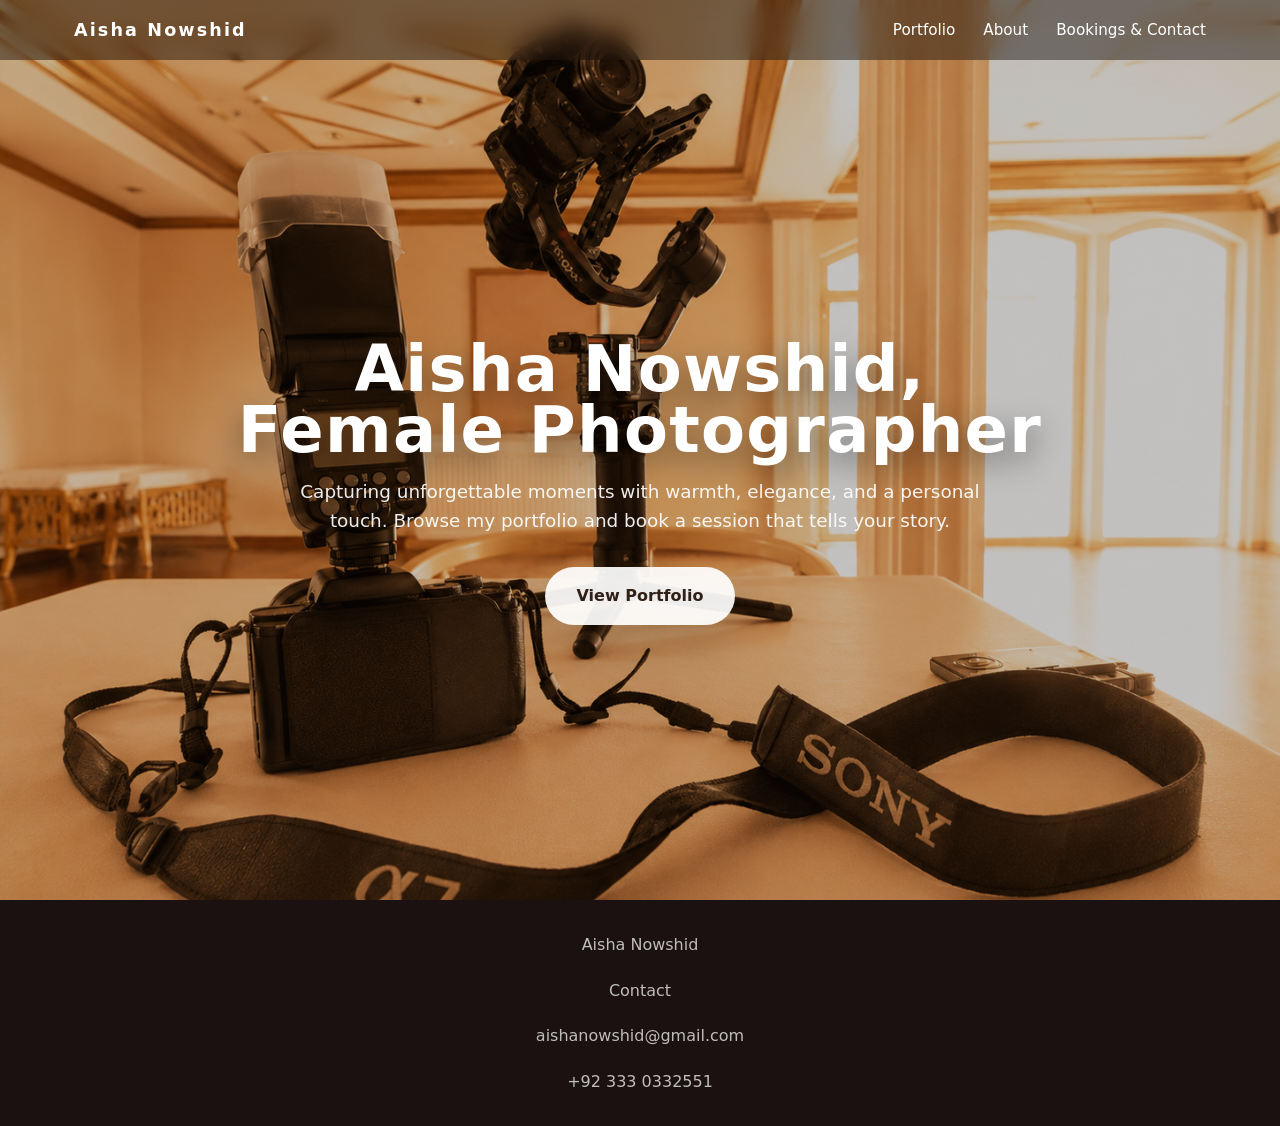
<file: index.html>
﻿<!DOCTYPE html>
<html lang="en">
<head>
  <meta charset="UTF-8" />
  <meta name="viewport" content="width=device-width, initial-scale=1.0" />
  <title>Aisha Nowshid | Portfolio</title>
  <link rel="stylesheet" href="css/index.css" />
</head>
<body>
  <div class="page">
    <header>
      <div class="nav-wrap">
        <a class="brand" href="index.html">Aisha Nowshid</a>
        <nav>
          <ul>
            <li><a href="portfolio.html">Portfolio</a></li>
            <li><a href="about.html">About</a></li>
            <li><a href="contact.html">Bookings & Contact</a></li>
          </ul>
        </nav>
      </div>
    </header>

    <section class="hero">
      <div class="hero-content">
        <h1>Aisha Nowshid,<br />Female Photographer</h1>
        <p>Capturing unforgettable moments with warmth, elegance, and a personal touch. Browse my portfolio and book a session that tells your story.</p>
        <a class="hero-cta" href="portfolio.html">View Portfolio</a>
      </div>
    </section>

    <footer>
      <div class="footer-wrap">
        <div class="footer-item">Aisha Nowshid</div>
        <div class="footer-item">Contact</div>
        <div class="footer-item"><a href="mailto:aishanowshid@gmail.com">aishanowshid@gmail.com</a></div>
        <div class="footer-item"><a href="tel:+923330332551">+92 333 0332551</a></div>
      </div>
    </footer>
  </div>
</body>
</html>
</file>
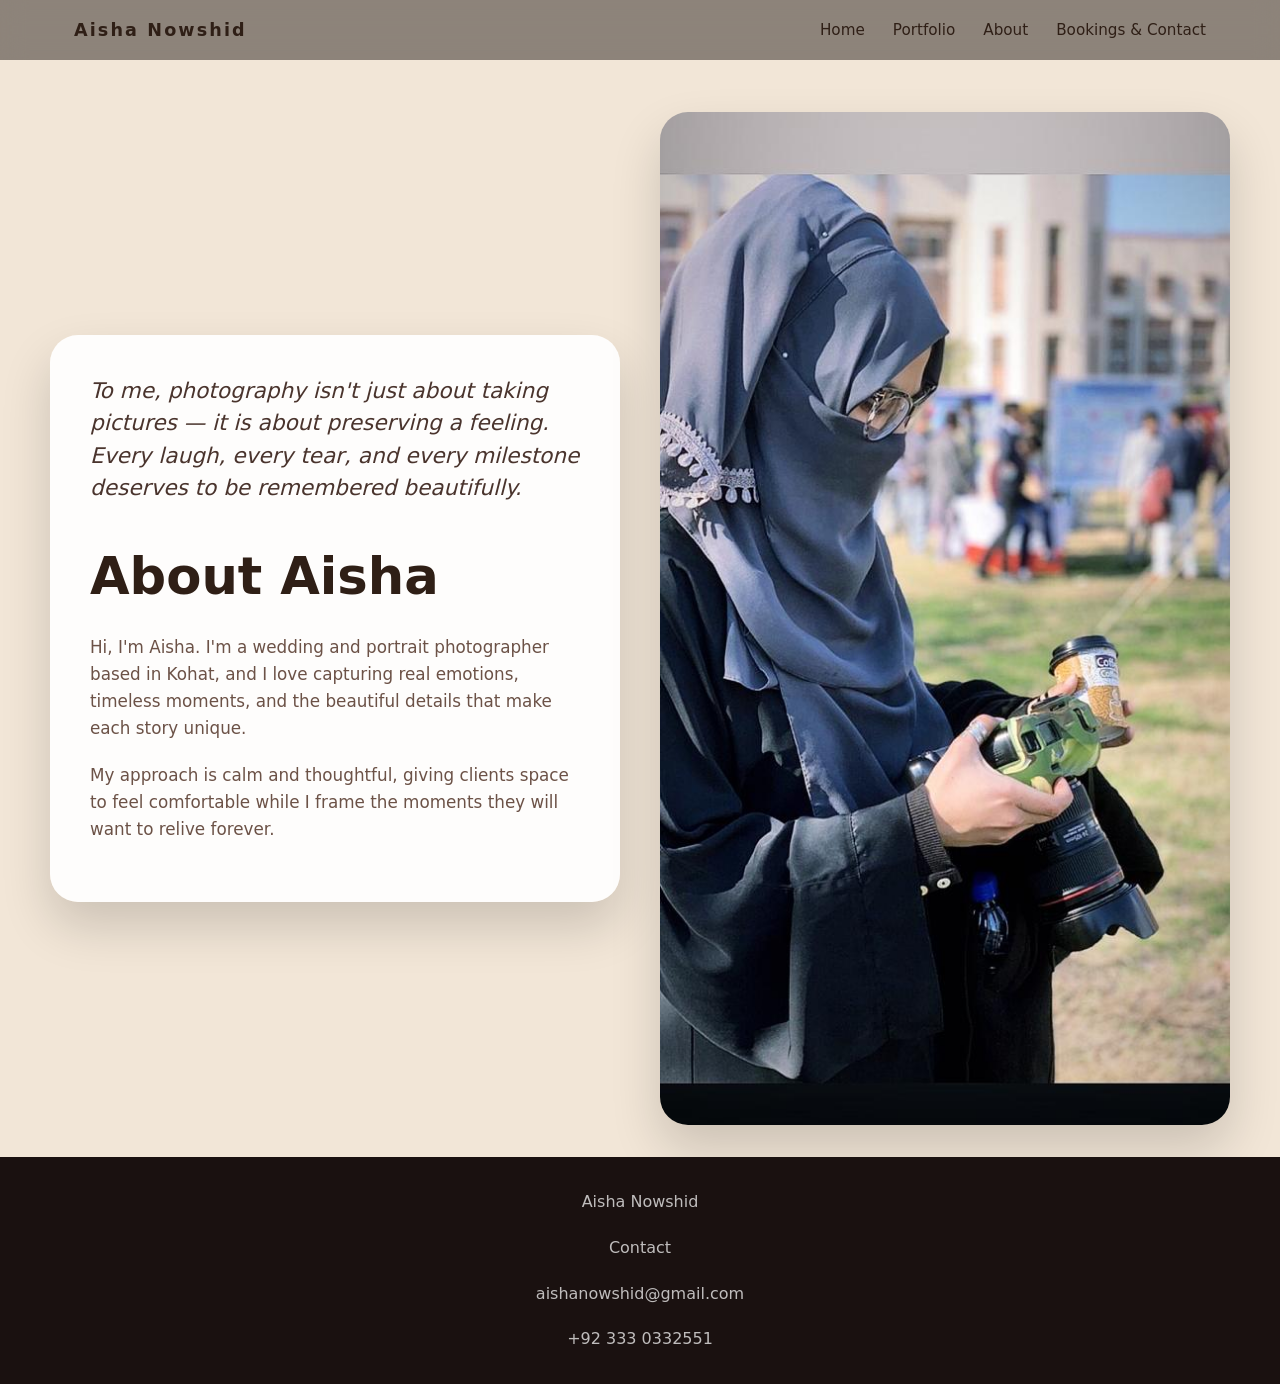
<file: about.html>
<!DOCTYPE html>
<html lang="en">
<head>
  <meta charset="UTF-8" />
  <meta name="viewport" content="width=device-width, initial-scale=1.0" />
  <title>About | Aisha Nowshid</title>
  <link rel="stylesheet" href="css/about.css" />
</head>
<body>
  <div class="page">
    <header>
      <div class="nav-wrap">
        <a class="brand" href="index.html">Aisha Nowshid</a>
        <nav>
          <ul>
            <li><a href="index.html">Home</a></li>
            <li><a href="portfolio.html">Portfolio</a></li>
            <li><a href="about.html">About</a></li>
            <li><a href="contact.html">Bookings & Contact</a></li>
          </ul>
        </nav>
      </div>
    </header>

    <main>
      <section class="about-hero">
        <div class="about-copy">
          <p class="quote">To me, photography isn't just about taking pictures — it is about preserving a feeling. Every laugh, every tear, and every milestone deserves to be remembered beautifully.</p>
          <h1>About Aisha</h1>
          <p>Hi, I'm Aisha. I'm a wedding and portrait photographer based in Kohat, and I love capturing real emotions, timeless moments, and the beautiful details that make each story unique.</p>
          <p>My approach is calm and thoughtful, giving clients space to feel comfortable while I frame the moments they will want to relive forever.</p>
        </div>

        <div class="about-img">
          <img src="images/aisha.jpeg" alt="Aisha holding camera" />
        </div>
      </section>
    </main>

    <footer class="footer">
      <div class="footer-wrap">
        <div class="footer-item">Aisha Nowshid</div>
        <div class="footer-item">Contact</div>
        <div class="footer-item"><a href="mailto:aishanowshid@gmail.com">aishanowshid@gmail.com</a></div>
        <div class="footer-item"><a href="tel:+923330332551">+92 333 0332551</a></div>
      </div>
    </footer>
  </div>
</body>
</html>
</file>
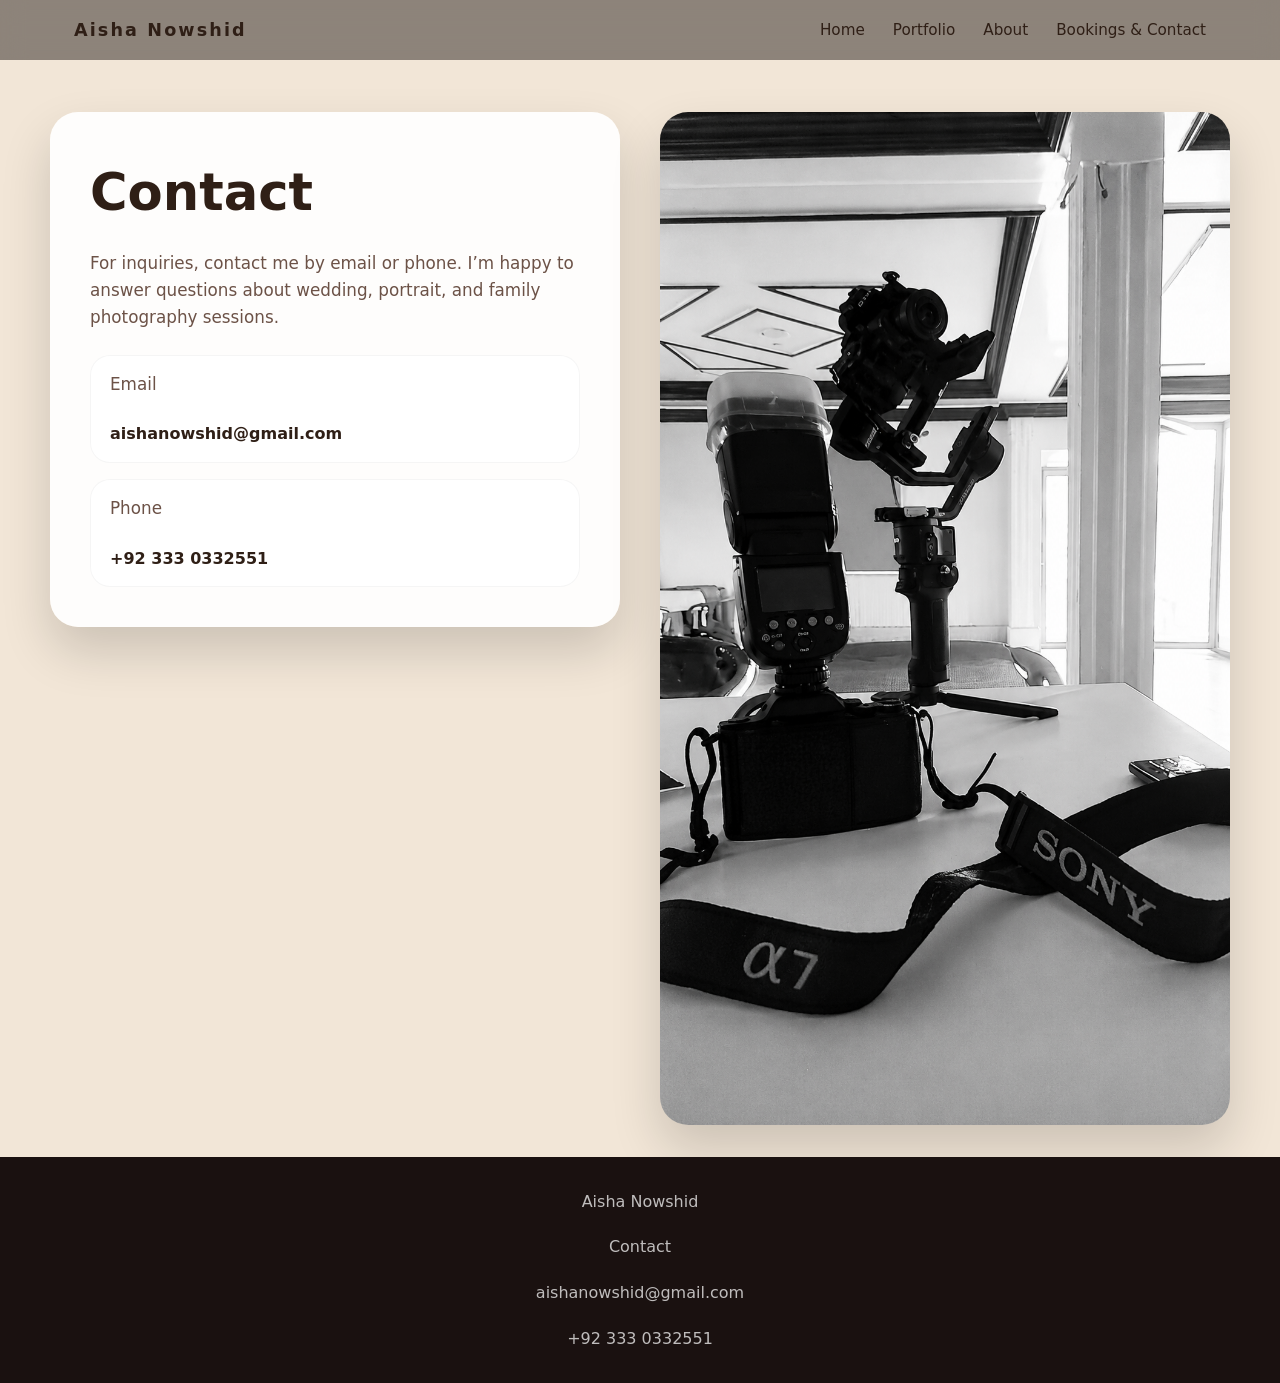
<file: contact.html>
<!DOCTYPE html>
<html lang="en">
<head>
  <meta charset="UTF-8" />
  <meta name="viewport" content="width=device-width, initial-scale=1.0" />
  <title>Contact | Aisha Nowshid</title>
  <link rel="stylesheet" href="css/contact.css" />
</head>
<body>
  <div class="page">
    <header>
      <div class="nav-wrap">
        <a class="brand" href="index.html">Aisha Nowshid</a>
        <nav>
          <ul>
            <li><a href="index.html">Home</a></li>
            <li><a href="portfolio.html">Portfolio</a></li>
            <li><a href="about.html">About</a></li>
            <li><a href="contact.html">Bookings & Contact</a></li>
          </ul>
        </nav>
      </div>
    </header>

    <main>
      <section class="contact-hero">
        <div class="contact-copy">
          <h1>Contact</h1>
          <p>For inquiries, contact me by email or phone. I’m happy to answer questions about wedding, portrait, and family photography sessions.</p>
          <div class="contact-info">
            <div class="contact-item">
              <p>Email</p>
              <a href="mailto:aishanowshid@gmail.com">aishanowshid@gmail.com</a>
            </div>
            <div class="contact-item">
              <p>Phone</p>
              <a href="tel:+923330332551">+92 333 0332551</a>
            </div>
          </div>
        </div>

        <div class="contact-image">
          <img src="images/black camera.png" alt="Contact photography" />
        </div>
      </section>
    </main>

    <footer class="footer">
      <div class="footer-wrap">
        <div class="footer-item">Aisha Nowshid</div>
        <div class="footer-item">Contact</div>
        <div class="footer-item"><a href="mailto:aishanowshid@gmail.com">aishanowshid@gmail.com</a></div>
        <div class="footer-item"><a href="tel:+923330332551">+92 333 0332551</a></div>
      </div>
    </footer>
  </div>
</body>
</html>
</file>
<file: css/index.css>
:root {
  --bg: #f2e6d7;
  --accent: #c49b6f;
  --text: #2f1f16;
  --text-light: #ffffff;
  --muted: #5b443a;
  --shadow: 0 20px 50px rgba(0, 0, 0, 0.15);
}

* {
  box-sizing: border-box;
  margin: 0;
  padding: 0;
}

body {
  font-family: 'Inter', system-ui, sans-serif;
  color: var(--text);
  line-height: 1.6;
  background: var(--bg);
}

a {
  color: inherit;
  text-decoration: none;
}

.page {
  min-height: 100vh;
  display: flex;
  flex-direction: column;
}

header {
  position: fixed;
  top: 0;
  left: 0;
  width: 100%;
  z-index: 10;
  background: rgba(18, 12, 9, 0.45);
  backdrop-filter: blur(12px);
}

.nav-wrap {
  max-width: 1180px;
  margin: 0 auto;
  padding: 1rem 1.5rem;
  display: flex;
  align-items: center;
  justify-content: space-between;
}

.brand {
  font-size: 1.1rem;
  letter-spacing: 0.12em;
  font-weight: 600;
  color: var(--text-light);
}

nav a {
  color: var(--text-light);
  transition: color 0.2s ease;
}

nav a:hover {
  color: var(--accent);
}

nav ul {
  list-style: none;
  display: flex;
  gap: 1.75rem;
  align-items: center;
}

nav li {
  font-size: 0.95rem;
}

.hero {
  background: linear-gradient(rgba(18, 12, 9, 0.25), rgba(18, 12, 9, 0.25)),
   url('../images/home pic.png') center/cover no-repeat;
  min-height: 100vh;
  display: flex;
  align-items: center;
  justify-content: center;
  padding: 6rem 1.5rem 2rem;
}

.hero-content {
  max-width: 900px;
  text-align: center;
  color: var(--text-light);
}

.hero-content h1 {
  font-size: clamp(3rem, 5vw, 5.5rem);
  line-height: 0.95;
  letter-spacing: 0.02em;
  margin-bottom: 1rem;
  text-shadow: 0 12px 30px rgba(0, 0, 0, 0.4);
}

.hero-content p {
  font-size: 1.15rem;
  margin: 1rem auto 2rem;
  max-width: 45rem;
  color: rgba(255, 255, 255, 0.92);
}

.hero-cta {
  display: inline-flex;
  align-items: center;
  justify-content: center;
  padding: 1rem 2rem;
  border-radius: 999px;
  background: rgba(255, 255, 255, 0.92);
  color: var(--text);
  font-weight: 600;
  box-shadow: var(--shadow);
  transition: transform 0.2s ease, background 0.2s ease;
}

.hero-cta:hover {
  transform: translateY(-2px);
  background: #f5e2c8;
}

main {
  flex: 1;
  padding: 4rem 1.5rem 2rem;
}

.about-card {
  max-width: 900px;
  margin: 0 auto;
  padding: 2.5rem;
  border-radius: 28px;
  background: rgba(255, 255, 255, 0.92);
  box-shadow: var(--shadow);
}

.about-card h2 {
  font-size: 2rem;
  margin-bottom: 1rem;
}

.about-card p {
  color: #6c5247;
  font-size: 1rem;
}

footer {
  background: #1a1110;
  color: rgba(255, 255, 255, 0.72);
  padding: 2rem 1.5rem;
}

.footer-wrap {
  max-width: 1180px;
  margin: 0 auto;
  display: flex;
  flex-direction: column;
  gap: 1.25rem;
  align-items: center;
  text-align: center;
}

.footer-links {
  display: flex;
  flex-wrap: wrap;
  gap: 1rem;
  justify-content: center;
}

.footer-links a {
  color: rgba(255, 255, 255, 0.8);
  transition: color 0.2s ease;
}

.footer-links a:hover {
  color: var(--accent);
}

.copyright {
  font-size: 0.95rem;
  color: rgba(255, 255, 255, 0.6);
}

@media (max-width: 760px) {
  .nav-wrap {
    flex-direction: column;
    align-items: flex-start;
  }

  nav ul {
    flex-wrap: wrap;
    gap: 1rem;
    margin-top: 0.75rem;
  }

  .hero-content h1 {
    font-size: 3.5rem;
  }

  .hero-content p {
    font-size: 1rem;
  }
}
</file>
<file: css/about.css>
:root {
  --bg: #f2e6d7;
  --surface: rgba(255, 255, 255, 0.92);
  --accent: #c49b6f;
  --text: #2f1f16;
  --muted: #6c5247;
  --shadow: 0 24px 50px rgba(0, 0, 0, 0.16);
}

* {
  box-sizing: border-box;
  margin: 0;
  padding: 0;
}

body {
  font-family: 'Inter', system-ui, sans-serif;
  color: var(--text);
  line-height: 1.6;
  background: var(--bg);
}

a {
  color: inherit;
  text-decoration: none;
}

.page {
  min-height: 100vh;
  display: flex;
  flex-direction: column;
}

header {
  position: fixed;
  top: 0;
  left: 0;
  width: 100%;
  z-index: 10;
  background: rgba(18, 12, 9, 0.45);
  backdrop-filter: blur(12px);
}

.nav-wrap {
  max-width: 1180px;
  margin: 0 auto;
  padding: 1rem 1.5rem;
  display: flex;
  align-items: center;
  justify-content: space-between;
}

.brand {
  font-size: 1.1rem;
  letter-spacing: 0.12em;
  font-weight: 600;
  color: var(--text-light);
}

nav a {
  color: var(--text-light);
  transition: color 0.2s ease;
}

nav a:hover {
  color: var(--accent);
}

nav ul {
  list-style: none;
  display: flex;
  gap: 1.75rem;
  align-items: center;
}

nav li {
  font-size: 0.95rem;
}

main {
  flex: 1;
  padding: 7rem 1.5rem 2rem;
}

.about-hero {
  max-width: 1180px;
  margin: 0 auto;
  display: grid;
  grid-template-columns: 1fr 1fr;
  gap: 2.5rem;
  align-items: center;
}

.about-copy {
  background: var(--surface);
  border-radius: 28px;
  padding: 2.5rem;
  box-shadow: var(--shadow);
}

.about-copy h1 {
  font-size: clamp(2.5rem, 4vw, 3.5rem);
  margin-bottom: 1rem;
}

.about-copy p {
  color: var(--muted);
  font-size: 1.05rem;
  margin-bottom: 1.25rem;
}

.about-copy .quote {
  font-size: 1.35rem;
  font-style: italic;
  line-height: 1.5;
  margin-bottom: 2rem;
  color: #4a342d;
}

.about-copy .stats {
  display: grid;
  grid-template-columns: repeat(2, minmax(0, 1fr));
  gap: 1rem;
  margin-top: 1rem;
}

.about-copy .stat {
  background: #fff;
  border-radius: 20px;
  padding: 1rem 1.25rem;
  box-shadow: inset 0 0 0 1px rgba(0,0,0,0.04);
}

.about-copy .stat strong {
  display: block;
  font-size: 1.35rem;
  margin-bottom: 0.35rem;
}

.about-img {
  border-radius: 28px;
  overflow: hidden;
  box-shadow: var(--shadow);
}

.about-img img {
  width: 100%;
  height: 100%;
  object-fit: cover;
  display: block;
  min-height: 520px;
}

.footer {
  background: #1a1110;
  color: rgba(255, 255, 255, 0.72);
  padding: 2rem 1.5rem;
}

.footer-wrap {
  max-width: 1180px;
  margin: 0 auto;
  display: flex;
  flex-direction: column;
  gap: 1.25rem;
  align-items: center;
  text-align: center;
}

.footer-links {
  display: flex;
  flex-wrap: wrap;
  gap: 1rem;
  justify-content: center;
}

.footer-links a {
  color: rgba(255, 255, 255, 0.8);
  transition: color 0.2s ease;
}

.footer-links a:hover {
  color: var(--accent);
}

.copyright {
  font-size: 0.95rem;
  color: rgba(255, 255, 255, 0.6);
}

@media (max-width: 960px) {
  .about-hero {
    grid-template-columns: 1fr;
  }
}

@media (max-width: 760px) {
  .nav-wrap {
    flex-direction: column;
    align-items: flex-start;
  }

  nav ul {
    flex-wrap: wrap;
    gap: 1rem;
    margin-top: 0.75rem;
  }

  main {
    padding-top: 6.5rem;
  }

  .about-copy {
    padding: 1.75rem;
  }

  .about-copy .stats {
    grid-template-columns: 1fr;
  }
}
</file>
<file: css/contact.css>
:root {
  --bg: #f2e6d7;
  --surface: rgba(255, 255, 255, 0.92);
  --accent: #c49b6f;
  --text: #2f1f16;
  --muted: #6c5247;
  --shadow: 0 24px 50px rgba(0, 0, 0, 0.16);
}

* {
  box-sizing: border-box;
  margin: 0;
  padding: 0;
}

body {
  font-family: 'Inter', system-ui, sans-serif;
  color: var(--text);
  background: var(--bg);
  line-height: 1.6;
}

a {
  color: inherit;
  text-decoration: none;
}

.page {
  min-height: 100vh;
  display: flex;
  flex-direction: column;
}

header {
  position: fixed;
  top: 0;
  left: 0;
  width: 100%;
  z-index: 10;
  background: rgba(18, 12, 9, 0.45);
  backdrop-filter: blur(12px);
}

.nav-wrap {
  max-width: 1180px;
  margin: 0 auto;
  padding: 1rem 1.5rem;
  display: flex;
  align-items: center;
  justify-content: space-between;
}

.brand {
  font-size: 1.1rem;
  letter-spacing: 0.12em;
  font-weight: 600;
  color: var(--text-light);
}

nav a {
  color: var(--text-light);
  transition: color 0.2s ease;
}

nav a:hover {
  color: var(--accent);
}

nav ul {
  list-style: none;
  display: flex;
  gap: 1.75rem;
  align-items: center;
}

nav li {
  font-size: 0.95rem;
}

main {
  flex: 1;
  padding: 7rem 1.5rem 2rem;
}

.contact-hero {
  max-width: 1180px;
  margin: 0 auto;
  display: grid;
  grid-template-columns: 1fr 1fr;
  gap: 2.5rem;
  align-items: start;
}

.contact-copy {
  background: var(--surface);
  border-radius: 28px;
  box-shadow: var(--shadow);
  padding: 2.5rem;
}

.contact-copy h1 {
  font-size: clamp(2.5rem, 4vw, 3.5rem);
  margin-bottom: 1rem;
}

.contact-copy p {
  color: var(--muted);
  font-size: 1.05rem;
  margin-bottom: 1.5rem;
}

.contact-info {
  display: grid;
  gap: 1rem;
  margin-top: 1rem;
}

.contact-item {
  background: #fff;
  border-radius: 20px;
  padding: 1rem 1.25rem;
  box-shadow: inset 0 0 0 1px rgba(0,0,0,0.04);
}

.contact-item a {
  color: var(--text);
  font-weight: 600;
}

.contact-image {
  border-radius: 28px;
  overflow: hidden;
  box-shadow: var(--shadow);
}

.contact-image img {
  width: 100%;
  height: 100%;
  object-fit: cover;
  display: block;
  min-height: 520px;
}

.footer {
  background: #1a1110;
  color: rgba(255, 255, 255, 0.72);
  padding: 2rem 1.5rem;
}

.footer-wrap {
  max-width: 1180px;
  margin: 0 auto;
  display: flex;
  flex-direction: column;
  gap: 1.25rem;
  align-items: center;
  text-align: center;
}

.footer-links {
  display: flex;
  flex-wrap: wrap;
  gap: 1rem;
  justify-content: center;
}

.footer-links a {
  color: rgba(255, 255, 255, 0.8);
  transition: color 0.2s ease;
}

.footer-links a:hover {
  color: var(--accent);
}

.copyright {
  font-size: 0.95rem;
  color: rgba(255, 255, 255, 0.6);
}

@media (max-width: 960px) {
  .contact-hero {
    grid-template-columns: 1fr;
  }
}

@media (max-width: 760px) {
  .nav-wrap {
    flex-direction: column;
    align-items: flex-start;
  }

  nav ul {
    flex-wrap: wrap;
    gap: 1rem;
    margin-top: 0.75rem;
  }

  main {
    padding-top: 6.5rem;
  }
}
</file>
